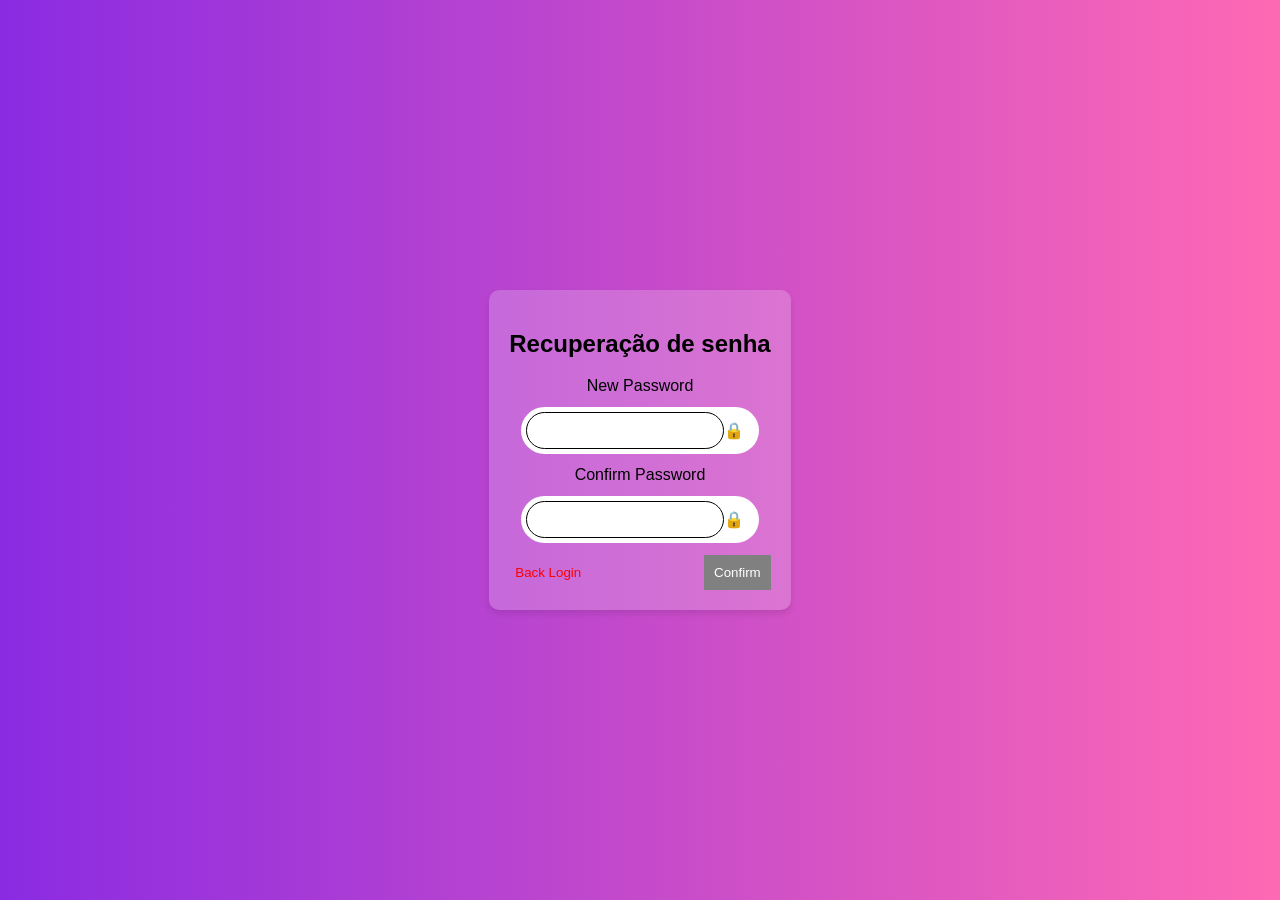
<file: login/feed/Perfil e editar/recuperacao/index.html>
<!DOCTYPE html>
<html lang="pt">
<head>
    <meta charset="UTF-8">
    <meta name="viewport" content="width=device-width, initial-scale=1.0">
    <title>Recuperação de Senha</title>
    <link rel="stylesheet" href="styles.css">
</head>
<body>
    <div class="container">
    
        <div class="form-box">
            <h2>Recuperação de senha</h2>
            <label for="new-password">New Password</label>
            <div class="input-box">
                <input type="password" id="new-password">
                <span class="lock">🔒</span>
            </div>
            <label for="confirm-password">Confirm Password</label>
            <div class="input-box">
                <input type="password" id="confirm-password">
                <span class="lock">🔒</span>
            </div>
            <div class="buttons">
                <button class="back" onclick="goBack()">Back Login</button>
                <button class="confirm" onclick="confirmPassword()">Confirm</button>
            </div>
        </div>
    </div>
    <script src="script.js"></script>
</body>
</html>
</file>
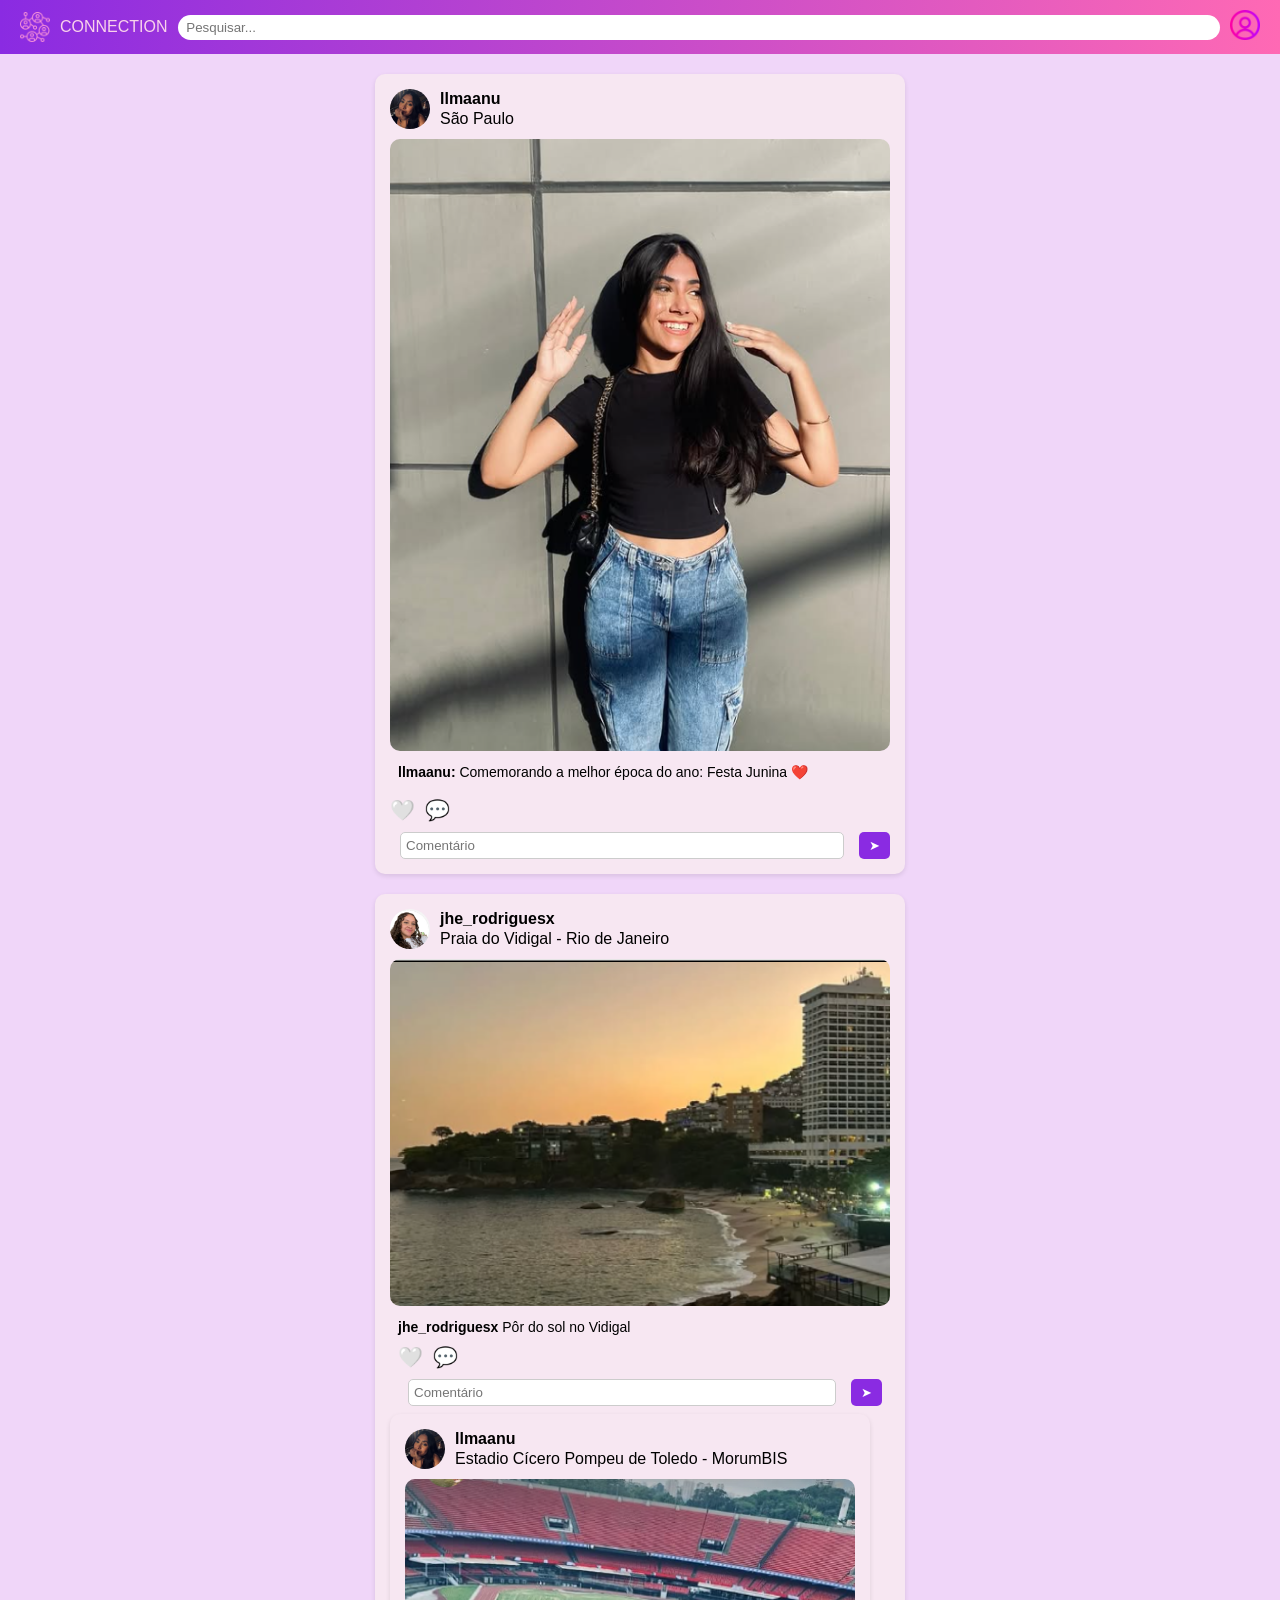
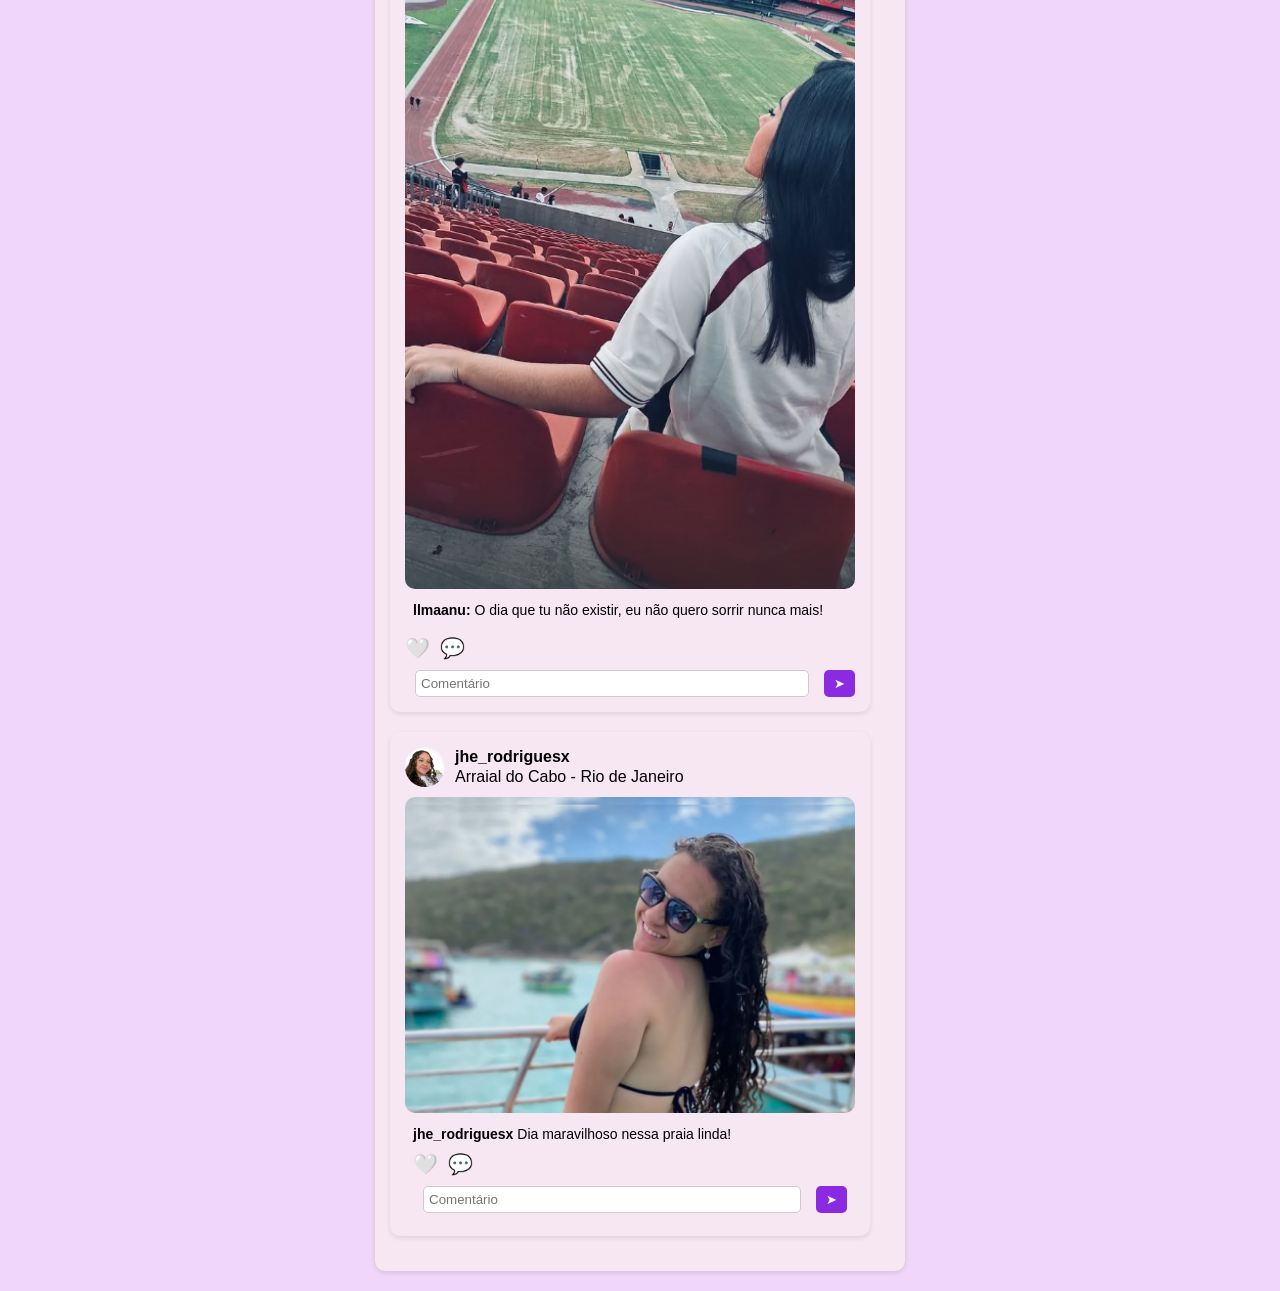
<file: login/feed/feed.html>
<!DOCTYPE html>
<html lang="pt-BR">
<head>
    <meta charset="UTF-8">
    <meta name="viewport" content="width=device-width, initial-scale=1.0">
    <title>Connection</title>
    <link rel="stylesheet" href="feed.css">
    <script defer src="feed.js"></script>
</head>
<body>

    <header>
        <div class="logo">
            <img src="./connection.png" alt="Connection">
            <span>CONNECTION</span>
        </div>
        <input type="text" placeholder=" Pesquisar...">
        <a href="../feed/Perfil e editar/perfil e editar perfil/perfil.html">
            <img src="./perfil.png" alt="perfil_usuario" class="icon">
        </a>
        
    </header>

    <main>
        <div class="post">
            <div class="user-info">
                <img src="./perfil-user.png" alt="Usuário">

                <div style="    display: flex;
                                flex-direction: 
                                column; 
                                gap: 2px;"
                                >
                    <strong style=" display: 
                                    inline; "   
                                    >llmaanu
                    </strong>
                    <p      style=" margin: 0;
                                    ">São Paulo
                    </p>
                </div>
            </div>
            <img src="./junina.png" class="post-image" alt="Post">
            <div class="caption-box1">
                <strong>llmaanu:</strong> Comemorando a melhor época do ano: Festa Junina ❤️
            </div>
            
            <div class="actions">
                <span id="like-btn"
                 class="heart">🤍</span>
                 <span>💬</span>
            </div>
            <div class="comments">
                <input type="text" placeholder="Comentário">
                <button>➤</button>
            </div>
            <div class="comment-box">
                <strong>jhe_rodriguesx:</strong> Arrasou miga!
            </div>
        </div>
        <div class="post">
            <div class="user-info">
                <img src="./Captura de tela 2025-04-03 143020.png" alt="Usuário">

                <div style="    display: flex;
                                flex-direction: 
                                column; 
                                gap: 2px;"
                                >
                    <strong style=" display: 
                                    inline; "   
                                    >jhe_rodriguesx
                    </strong>
                    <p      style=" margin: 0;
                                    ">Praia do Vidigal - Rio de Janeiro
                    </p>
                </div>
            </div>
            <img src="./fotorj.png" class="post-image" alt="Post">
            <div class="caption-box2">
                <strong>jhe_rodriguesx </strong> Pôr do sol no Vidigal 
                
                <div class="actions">
                    <span id="like-btn"class="heart">🤍</span>
                    <span>💬</span>
                </div>
                <div class="comments">
                    
                    <input type="text" placeholder="Comentário">
                    <button>➤</button>
                </div>
            <div class="comment-box">
                <strong>llmaanu:</strong> Lugar perfeitooo!
            </div>
        </div>
        <div class="post">
            <div class="user-info">
                <img src="./perfil-user.png" alt="Usuário">

                <div style="    display: flex;
                                flex-direction: 
                                column; 
                                gap: 2px;"
                                >
                    <strong style=" display: 
                                    inline; "   
                                    >llmaanu
                    </strong>
                    <p      style=" margin: 0;
                                    ">Estadio Cícero Pompeu de Toledo - MorumBIS
                    </p>
                </div>
            </div>
            <img src="./spfc.png" class="post-image" alt="Post">
            <div class="caption-box1">
                <strong>llmaanu:</strong> O dia que tu não existir, eu não quero sorrir nunca mais!
            </div>
            
            <div class="actions">
                <span id="like-btn"
                 class="heart">🤍</span>
                 <span>💬</span>
            </div>
            <div class="comments">
                <input type="text" placeholder="Comentário">
                <button>➤</button>
            </div>
            <div class="comment-box">
                <strong>jhe_rodriguesx:</strong> Corinthians é melhor 
            </div>
        </div>
        <div class="post">
            <div class="user-info">
                <img src="./Captura de tela 2025-04-03 143020.png" alt="Usuário">

                <div style="    display: flex;
                                flex-direction: 
                                column; 
                                gap: 2px;"
                                >
                    <strong style=" display: 
                                    inline; "   
                                    >jhe_rodriguesx
                    </strong>
                    <p      style=" margin: 0;
                                    ">Arraial do Cabo - Rio de Janeiro
                    </p>
                </div>
            </div>
            <img src="./foto jheni.png" class="post-image" alt="Post">
            <div class="caption-box2">
                <strong>jhe_rodriguesx</strong> Dia maravilhoso nessa praia linda! 
                
                <div class="actions">
                    <span id="like-btn"class="heart">🤍</span>
                    <span>💬</span>
                </div>
                <div class="comments">
                    
                    <input type="text" placeholder="Comentário">
                    <button>➤</button>
                </div>
            <div class="comment-box">
                <strong>llmaanu:</strong> Q linda miga, arrasou!
            </div>
            
        </div>
    </main>
    

</body>
</html>
</file>
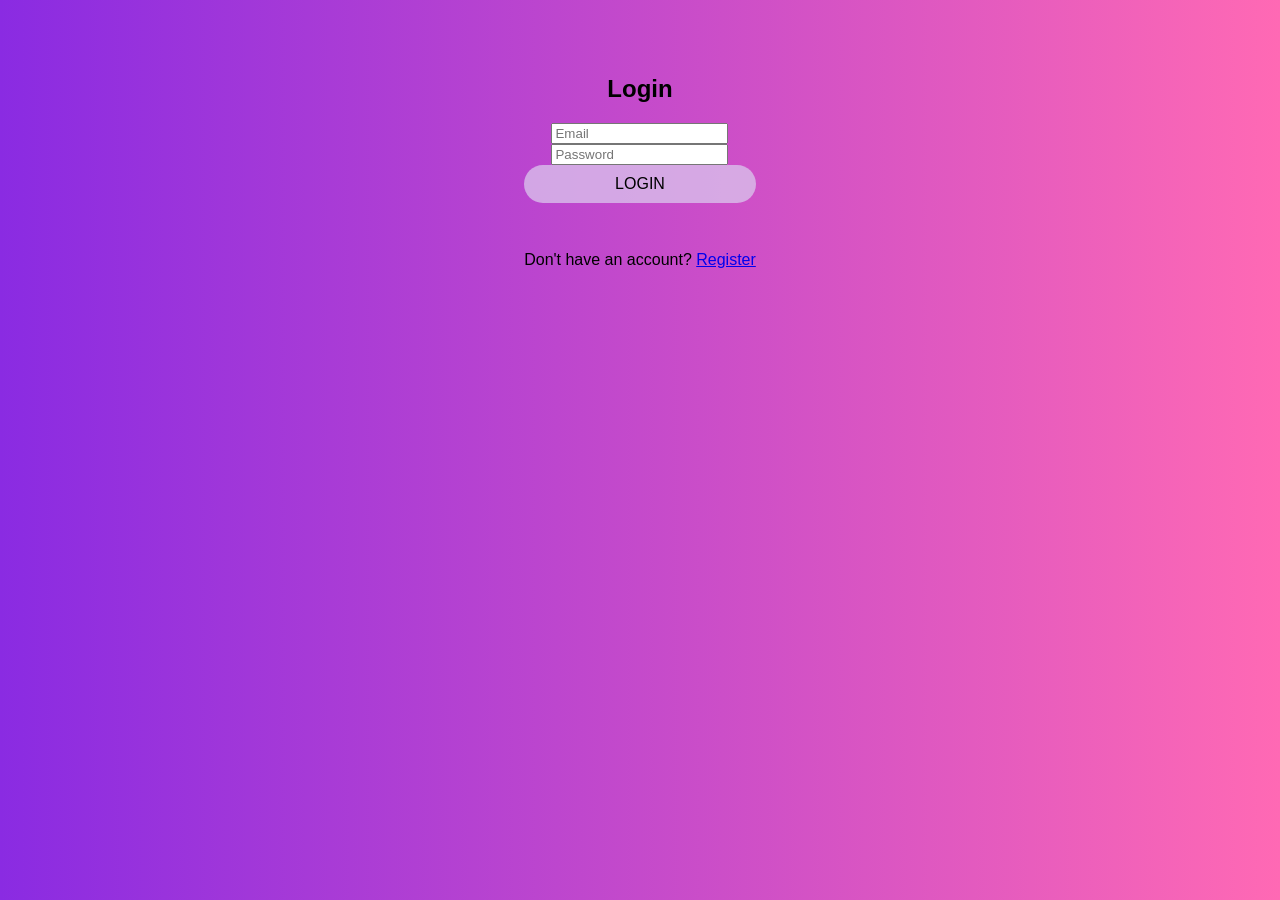
<file: login/feed/login.html>
<!DOCTYPE html>
<html lang="en">
<head>
  <meta charset="UTF-8" />
  <meta name="viewport" content="width=device-width, initial-scale=1.0"/>
  <title>Login</title>
  <link rel="stylesheet" href="login.css" />
</head>
<body>
  <div class="container">
    <h2>Login</h2>
    <input type="text" id="email" placeholder="Email" />
    <input type="password" id="password" placeholder="Password" />
    <button id="loginBtn">LOGIN</button>
    <p id="mensagem" style="color: red;"></p>
    <p>Don't have an account? <a href="../feed/registro/registro.html">Register</a></p>
  </div>

  <script src="login.js"></script>
</body>
</html>
</file>
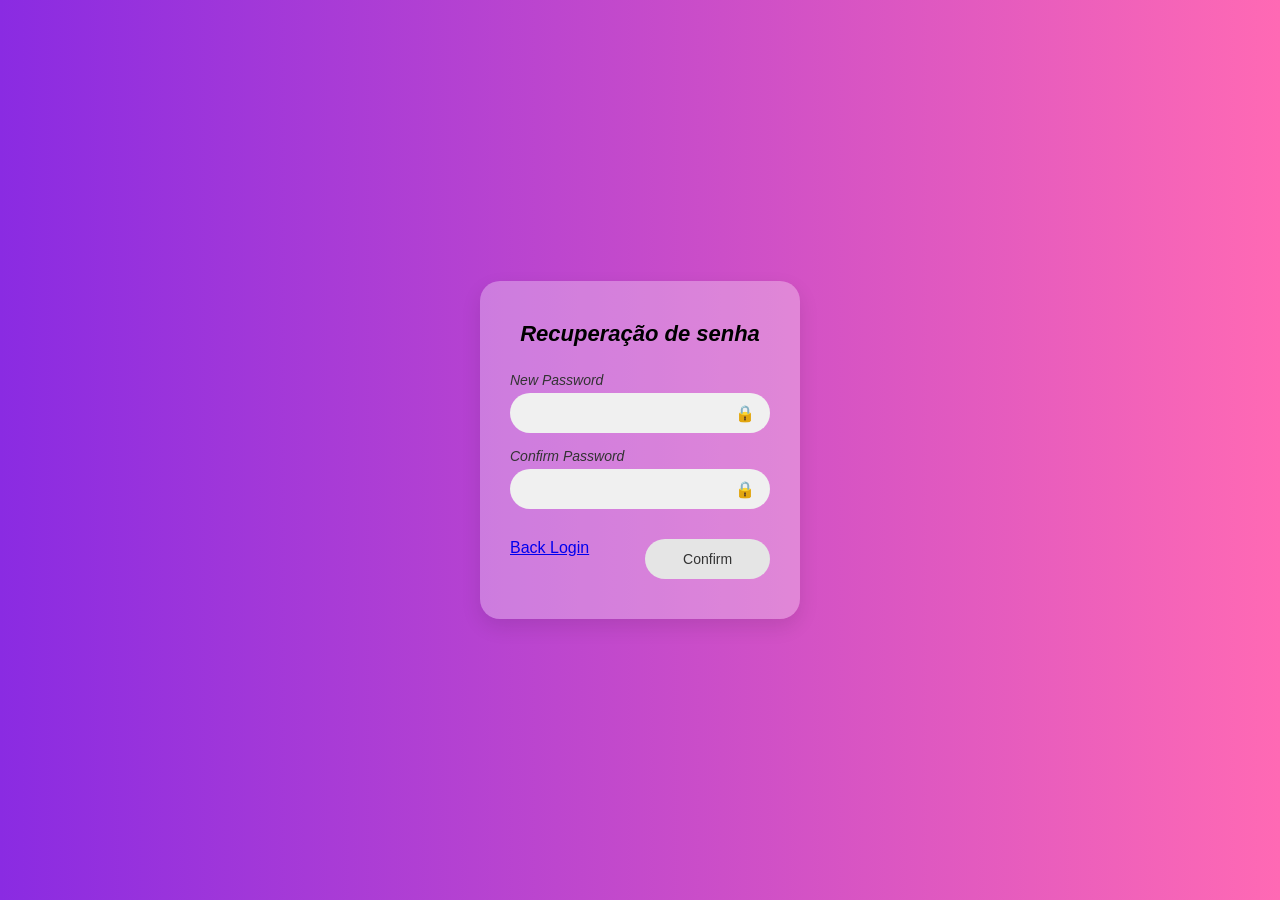
<file: login/feed/recuperar.html>
<!DOCTYPE html>
<html lang="pt">
<head>
    <meta charset="UTF-8">
    <meta name="viewport" content="width=device-width, initial-scale=1.0">
    <title>Recuperação de Senha</title>
    <link rel="stylesheet" href="recuperar.css">
</head>
<body>
    <div class="container">
    
        <div class="form-box">
            <h2>Recuperação de senha</h2>
            <label for="new-password">New Password</label>
            <div class="input-box">
                <input type="password" id="new-password">
                <span class="lock">🔒</span>
            </div>
            <label for="confirm-password">Confirm Password</label>
            <div class="input-box">
                <input type="password" id="confirm-password">
                <span class="lock">🔒</span>
            </div>
            <div class="buttons">
                <a href="login.html" class="back">Back Login</a> 
                <button type="submit" class="confirm">Confirm</button>
            </div>
        </div>
    </div>
    <script src="recuperar.js"></script>
</body>
</html>
</file>
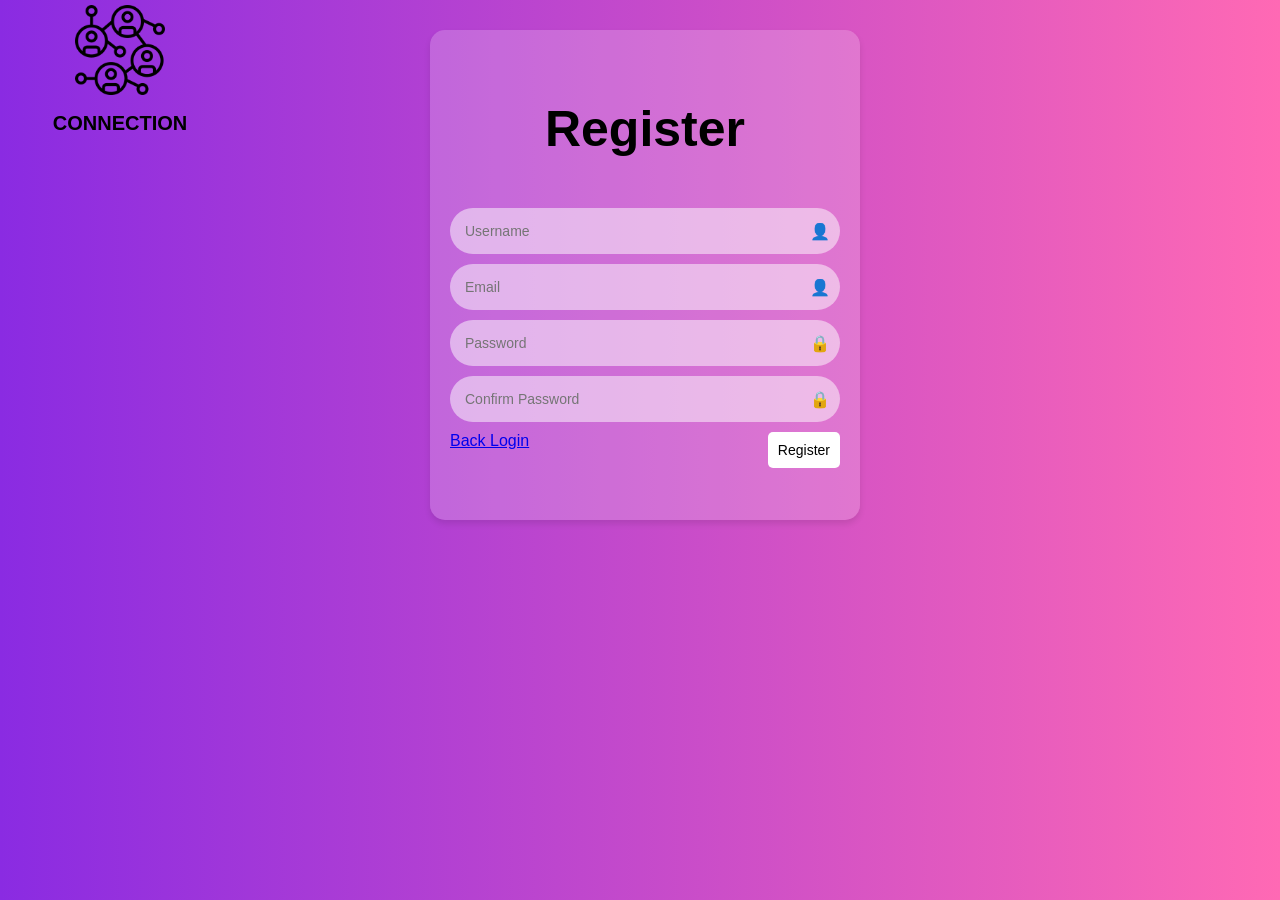
<file: login/feed/registro/registro.html>
<!DOCTYPE html>
<html lang="pt-br">
<head>
    <meta charset="UTF-8">
    <meta name="viewport" content="width=device-width, initial-scale=1.0">
    <title>Register</title>
    <link rel="stylesheet" href="registro.css">
</head>
<body>
    <div class="container">
        <div class="logo">
            <img src="rede.png" alt="Logo">
            <h2>CONNECTION</h2>
        </div>
        <div class="register-box">
            <h3>Register</h3>
            <form id="registerForm">
                <div class="input-group">
                    <input type="text" id="username" placeholder="Username" required>
                    <span class="icon">&#128100;</span>
                </div>
                <div class="input-group">
                    <input type="email" id="email" placeholder="Email" required>
                    <span class="icon">&#128100;</span>
                </div>
                <div class="input-group">
                    <input type="password" id="password" placeholder="Password" required>
                    <span class="icon">&#128274;</span>
                </div>
                <div class="input-group">
                    <input type="password" id="confirmPassword" placeholder="Confirm Password" required>
                    <span class="icon">&#128274;</span>
                </div>
                <div class="buttons">
                    <a href="../login.html" class="back">Back Login</a> 
                    <button type="submit" class="register">Register</button>
                </div>
            </form>
        </div>
    </div>
    <script src="registro.js"></script>
</body>
</html>
</file>
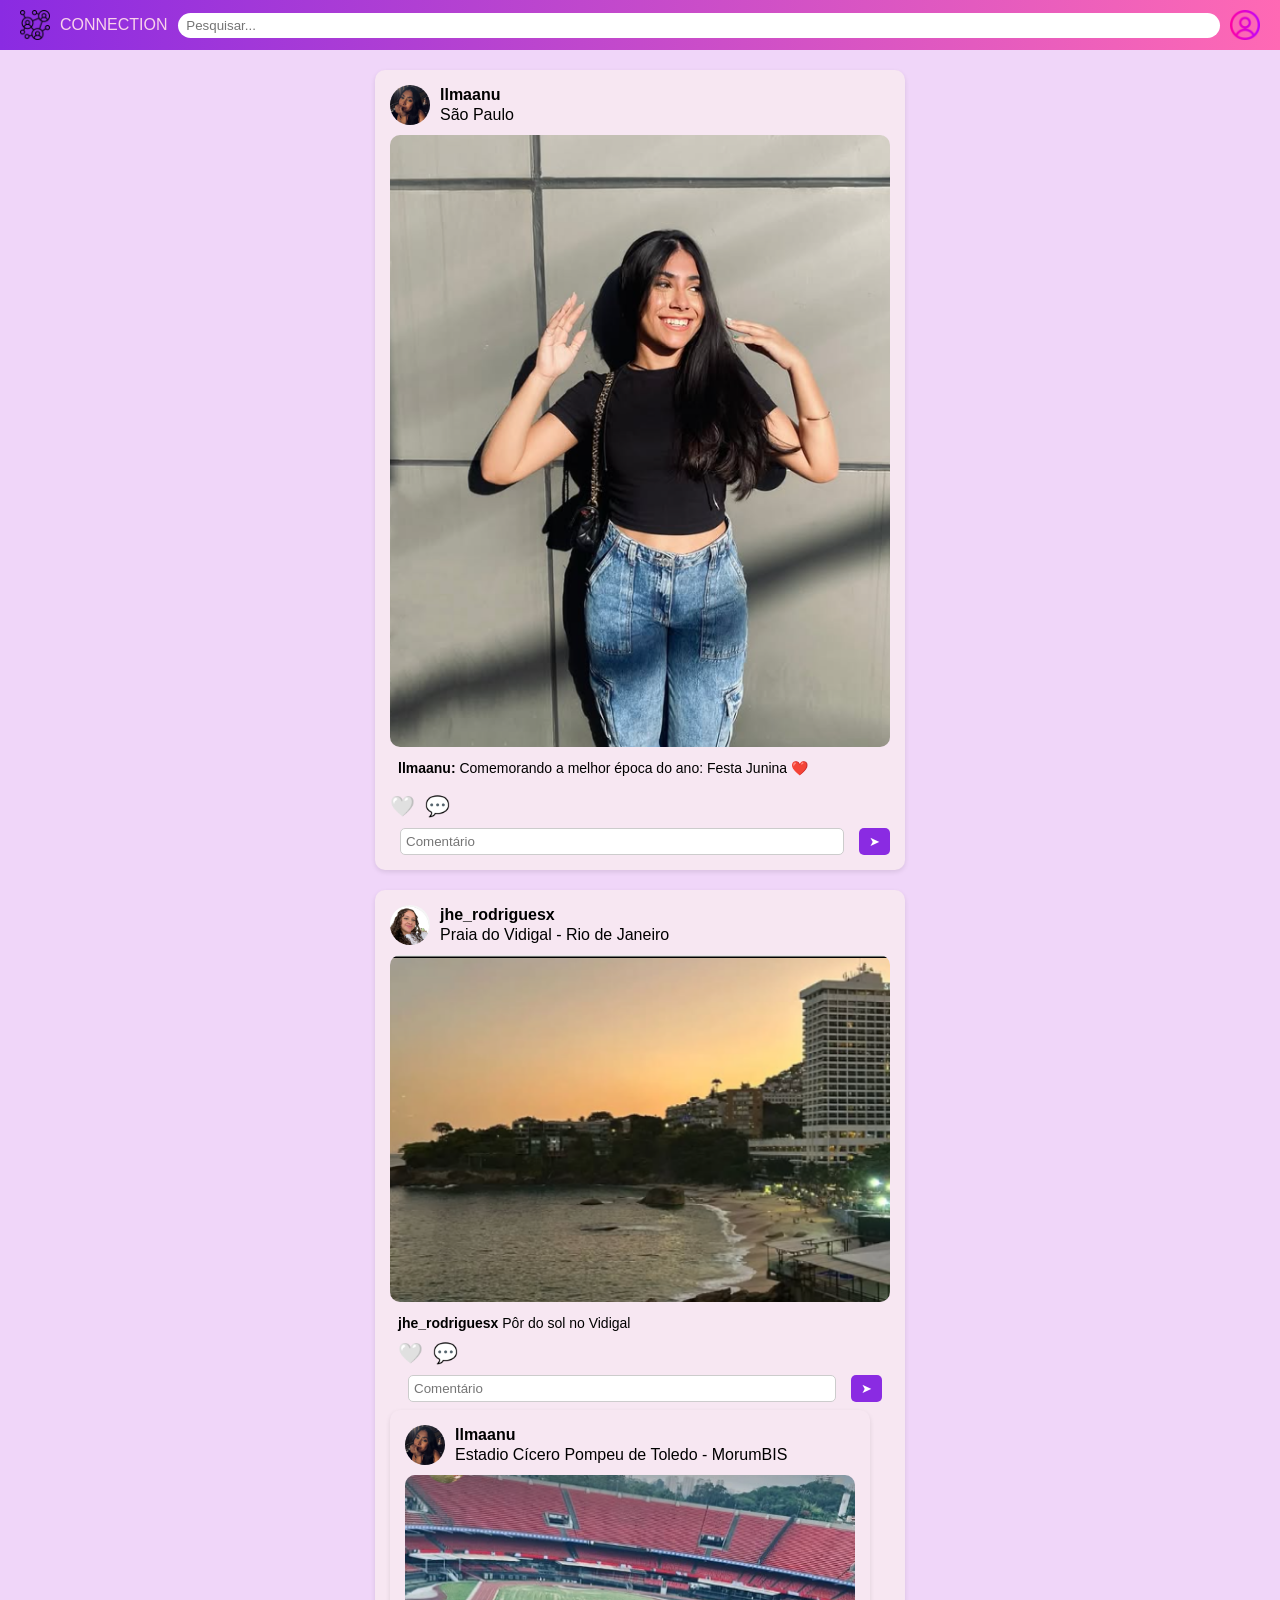
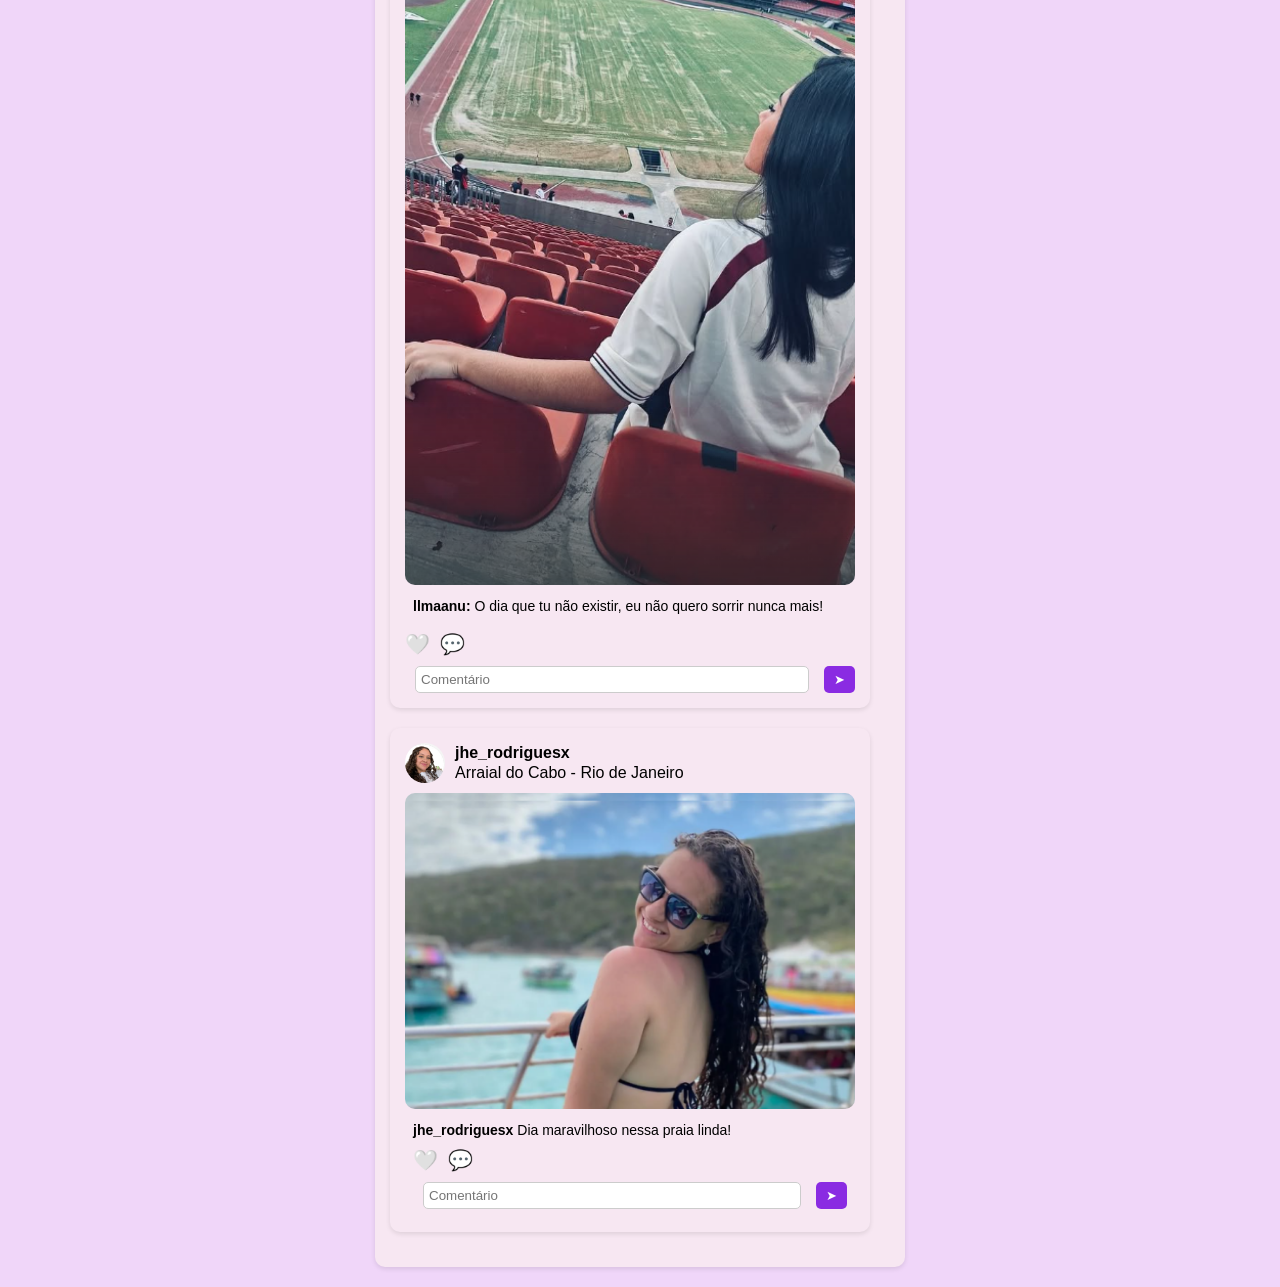
<file: login/feed/Perfil e editar/feed/feed.html>
<!DOCTYPE html>
<html lang="pt-BR">
<head>
    <meta charset="UTF-8">
    <meta name="viewport" content="width=device-width, initial-scale=1.0">
    <title>Connection</title>
    <link rel="stylesheet" href="feed.css">
    <script defer src="feed.js"></script>
</head>
<body>

    <header>
        <div class="logo">
            <img src="./networking.png" alt="Connection">
            <span>CONNECTION</span>
        </div>
        <input type="text" placeholder=" Pesquisar...">
        <img src="./perfil.png" alt="perfil_usuario" class="icon">
    </header>

    <main>
        <div class="post">
            <div class="user-info">
                <img src="./perfil-user.png" alt="Usuário">

                <div style="    display: flex;
                                flex-direction: 
                                column; 
                                gap: 2px;"
                                >
                    <strong style=" display: 
                                    inline; "   
                                    >llmaanu
                    </strong>
                    <p      style=" margin: 0;
                                    ">São Paulo
                    </p>
                </div>
            </div>
            <img src="./junina.png" class="post-image" alt="Post">
            <div class="caption-box1">
                <strong>llmaanu:</strong> Comemorando a melhor época do ano: Festa Junina ❤️
            </div>
            
            <div class="actions">
                <span id="like-btn"
                 class="heart">🤍</span>
                 <span>💬</span>
            </div>
            <div class="comments">
                <input type="text" placeholder="Comentário">
                <button>➤</button>
            </div>
            <div class="comment-box">
                <strong>jhe_rodriguesx:</strong> Arrasou miga!
            </div>
        </div>
        <div class="post">
            <div class="user-info">
                <img src="./Captura de tela 2025-04-03 143020.png" alt="Usuário">

                <div style="    display: flex;
                                flex-direction: 
                                column; 
                                gap: 2px;"
                                >
                    <strong style=" display: 
                                    inline; "   
                                    >jhe_rodriguesx
                    </strong>
                    <p      style=" margin: 0;
                                    ">Praia do Vidigal - Rio de Janeiro
                    </p>
                </div>
            </div>
            <img src="./fotorj.png" class="post-image" alt="Post">
            <div class="caption-box2">
                <strong>jhe_rodriguesx </strong> Pôr do sol no Vidigal 
                
                <div class="actions">
                    <span id="like-btn"class="heart">🤍</span>
                    <span>💬</span>
                </div>
                <div class="comments">
                    
                    <input type="text" placeholder="Comentário">
                    <button>➤</button>
                </div>
            <div class="comment-box">
                <strong>llmaanu:</strong> Lugar perfeitooo!
            </div>
        </div>
        <div class="post">
            <div class="user-info">
                <img src="./perfil-user.png" alt="Usuário">

                <div style="    display: flex;
                                flex-direction: 
                                column; 
                                gap: 2px;"
                                >
                    <strong style=" display: 
                                    inline; "   
                                    >llmaanu
                    </strong>
                    <p      style=" margin: 0;
                                    ">Estadio Cícero Pompeu de Toledo - MorumBIS
                    </p>
                </div>
            </div>
            <img src="./spfc.png" class="post-image" alt="Post">
            <div class="caption-box1">
                <strong>llmaanu:</strong> O dia que tu não existir, eu não quero sorrir nunca mais!
            </div>
            
            <div class="actions">
                <span id="like-btn"
                 class="heart">🤍</span>
                 <span>💬</span>
            </div>
            <div class="comments">
                <input type="text" placeholder="Comentário">
                <button>➤</button>
            </div>
            <div class="comment-box">
                <strong>jhe_rodriguesx:</strong> Corinthians é melhor 
            </div>
        </div>
        <div class="post">
            <div class="user-info">
                <img src="./Captura de tela 2025-04-03 143020.png" alt="Usuário">

                <div style="    display: flex;
                                flex-direction: 
                                column; 
                                gap: 2px;"
                                >
                    <strong style=" display: 
                                    inline; "   
                                    >jhe_rodriguesx
                    </strong>
                    <p      style=" margin: 0;
                                    ">Arraial do Cabo - Rio de Janeiro
                    </p>
                </div>
            </div>
            <img src="./foto jheni.png" class="post-image" alt="Post">
            <div class="caption-box2">
                <strong>jhe_rodriguesx</strong> Dia maravilhoso nessa praia linda! 
                
                <div class="actions">
                    <span id="like-btn"class="heart">🤍</span>
                    <span>💬</span>
                </div>
                <div class="comments">
                    
                    <input type="text" placeholder="Comentário">
                    <button>➤</button>
                </div>
            <div class="comment-box">
                <strong>llmaanu:</strong> Q linda miga, arrasou!
            </div>
        </div>
    </main>
    

</body>
</html>
</file>
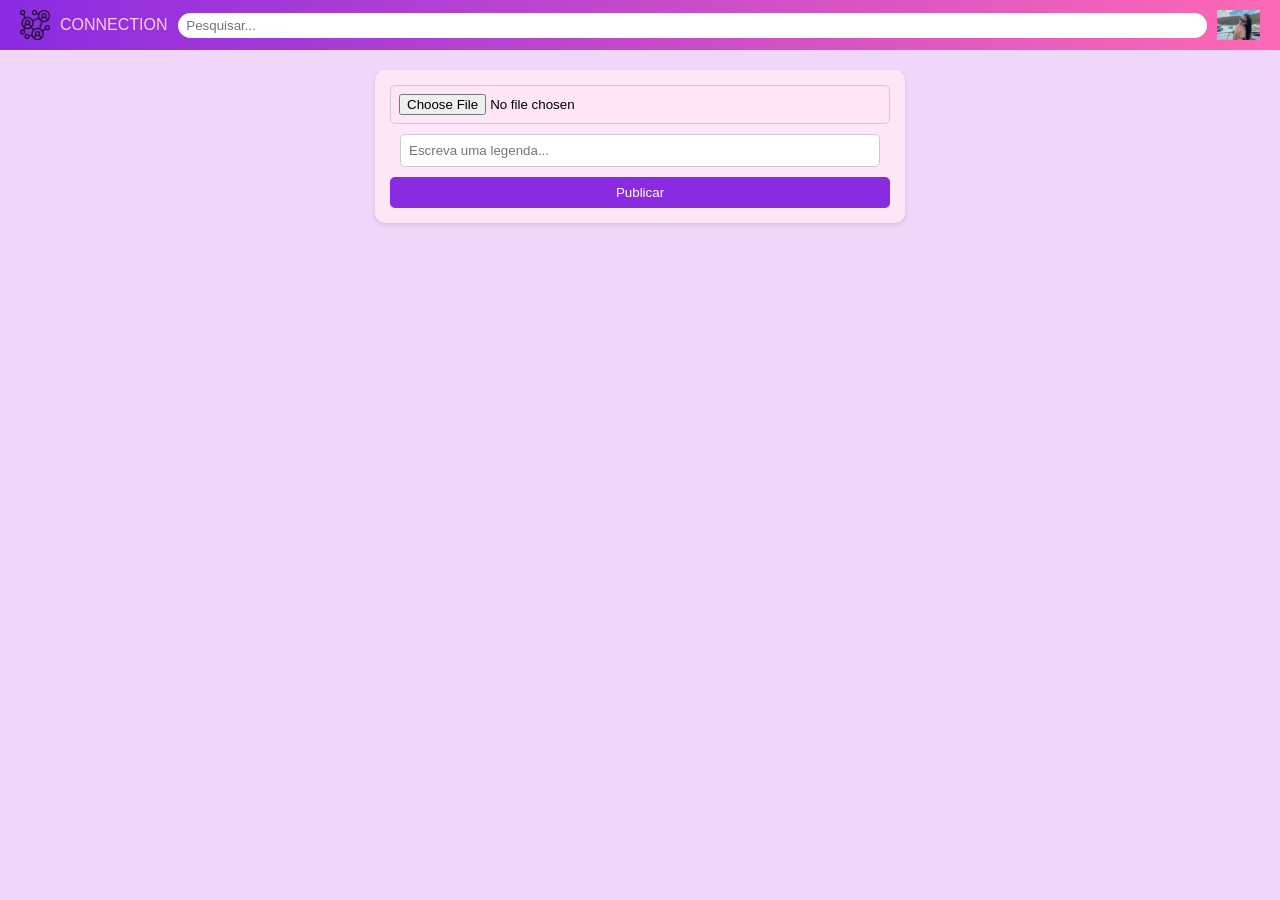
<file: login/feed/Perfil e editar/publicar/post.html>
<!DOCTYPE html>
<html lang="pt-BR">
<head>
  <meta charset="UTF-8" />
  <meta name="viewport" content="width=device-width, initial-scale=1.0"/>
  <title>Connection</title>
  <link rel="stylesheet" href="post.css" />
  <script defer src="post.js"></script>
</head>
<body>
  <header>
    <div class="logo">
      <img src="./networking.png" alt="Connection" />
      <span>CONNECTION</span>
    </div>
    <input type="text" placeholder=" Pesquisar..." />
    <img src="../img/foto jheni.png" alt="perfil_usuario" class="icon" />
  </header>

  <!-- Formulário de nova publicação -->
  <section class="new-post">
    <input type="file" id="imageUpload" accept="image/*" />
    <input type="text" id="captionInput" placeholder="Escreva uma legenda..." />
    <button id="publishBtn">Publicar</button>
  </section>

  <main id="feed">
    <!-- Posts existentes ou criados aparecerão aqui -->
  </main>
</body>
</html>
</file>
<file: login/feed/Perfil e editar/recuperacao/styles.css>
body {
    font-family: Arial, sans-serif;
    background: linear-gradient(to right, #8A2BE2, #FF69B4);
    display: flex;
    justify-content: center;
    align-items: center;
    height: 100vh;
    margin: 0;
}

.container {
    text-align: center;
}


.form-box {
    background: rgba(255, 255, 255, 0.2);
    padding: 20px;
    border-radius: 10px;
    box-shadow: 0px 4px 6px rgba(0, 0, 0, 0.1);
}

h2 {
    color: black;
}

.input-box {
    display: flex;
    align-items: center;
    background: white;
    border-radius: 35px;
    padding: 5px;
    margin: 12px ;
}

input {
    width: 100%;
    padding: 10px;
    padding-right: 0px;
    border-radius: 30px;
    border: 1px solid #000000;
}


.lock {
    margin-right: 10px;
}

.buttons {
    display: flex;
    justify-content: space-between;
    
}

.back {
    background: none;
    color: red;
    border: none;
    cursor: pointer;
}

.confirm {
    background: gray;
    color: white;
    padding: 10px;
    border:none;
    cursor: pointer;
}
</file>
<file: login/feed/feed.css>
body {
    font-family: Arial, sans-serif;
    margin: 0;
    padding: 0;
    background-color: #f0d6f9;
}

header {
    display: flex;
    justify-content: space-between;
    align-items: center;
    padding: 10px 20px;
    background: linear-gradient(to right, #8a2be2, #ff69b4);
    color: #f9d2eb;
}

.logo {
    display: flex;
    align-items: center;
}

.logo img {
    height: 30px;
    margin-right: 10px;
}

.icon {
    height: 30px;
    cursor: pointer;
}

input[type="text"] {
    flex: 1;
    margin: 0 10px;
    padding: 5px;
    border-radius: 20px;
    border: none;
    outline: none;
}

main {
    display: flex;
    flex-direction: column;
    align-items: center;
    margin-top: 20px;
}

.post {
    background: #f7e7f2;
    width: 90%;
    max-width: 500px;
    padding: 15px;
    margin-bottom: 20px;
    border-radius: 10px;
    box-shadow: 0px 2px 5px rgba(0, 0, 0, 0.1);
}

.user-info {
    display: flex;
    align-items: center;
}

.user-info img {
    width: 40px;
    height: 40px;
    border-radius: 50%;
    margin-right: 10px;
}

.post-image {
    width: 100%;
    border-radius: 10px;
    margin-top: 10px;
}

.actions {
    display: flex;
    align-items: center;
    gap: 10px;
    margin-top: 10px;
    font-size: 20px;
}

.like-button {
    font-size: -45px;
    cursor: pointer;
    transition: color 0.3s ease;
}

.liked {
    color: red;
}

.comments {
    display: flex;
    margin-top: 10px;
}

.comments input {
    flex: 1;
    padding: 5px;
    border-radius: 5px;
    border: 1px solid #ccc;
    outline: none;
}

.comments button {
    background-color: #8a2be2;
    color: white;
    border: none;
    padding: 5px 10px;
    margin-left: 5px;
    cursor: pointer;
    border-radius: 5px;
}

.comment-box {
    display: none;
    background: #f0d6f9;
    padding: 8px;
    border-radius: 5px;
    margin-top: 5px;
    font-size: 14px;
}
.caption-box1{
    background: transparent;
    padding: 8px;
    border-radius: 5px;
    margin-top: 1px;
    font-size: 14px;
}
.caption-box2{
    background: transparent;
    padding: 8px;
    border-radius: 5px;
    margin-top: 1px;
    font-size: 14px;
}

.actions span {
    display: flex; /* Organiza os ícones lado a lado */
    gap: 15px; /* Espaçamento entre os ícones */
    font-size: -15px; /* Tamanho maior dos ícones */
    cursor: pointer; /* Mostra que são clicáveis */
    user-select: none; /* Evita que o usuário selecione o texto */
}

/* Efeito ao passar o mouse */
.actions span:hover {
    transform: scale(1.2); /* Aumenta um pouco */
    transition: transform 0.2s ease-in-out;
}

/* Coração preenchido quando curtido */
.liked {
    animation: pop 0.3s ease-in-out; /* Aplica animação */
}

/* Animação de crescimento rápido */
@keyframes pop {
    0% {
        transform: scale(1);
    }
    50% {
        transform: scale(1.5);
    }
    100% {
        transform: scale(1);
    }
}
/* Ícone de menu para cada comentário */
.comment-menu {
    cursor: pointer;
    margin-left: 10px;
    font-size: 16px;
}

/* Caixa de opções (Editar/Excluir) */
.comment-options {
    background: #fff;
    border: 1px solid #ccc;
    border-radius: 5px;
    padding: 5px;
    position: absolute;
    margin-top: 5px;
    display: flex;
    flex-direction: column;
    gap: 5px;
}

.comment-options button {
    background: none;
    border: none;
    font-size: 14px;
    cursor: pointer;
}

.comment-options button:hover {
    text-decoration: underline;
}

/* Esconde as opções por padrão */
.hidden {
    display: none;
}
</file>
<file: login/feed/login.css>
body {
    font-family: Arial, sans-serif;
    background: linear-gradient(to right, #8A2BE2, #FF69B4);
    display: flex;
    justify-content: center;
    align-items: center;
    height: 100vh;
    margin: 0;
}
.container {
    display: flex;
    flex-direction: column;
    align-items: center;
    justify-content: flex-start;
    height: 90vh; 
    margin-top: 20px;
}
.logo {
    display: flex;
    align-items: center;
    flex-direction: column;
    color: rgb(0, 0, 0);
    font-size: 24px;
    font-weight: bold;
    position: relative;
    left: -520px;
    text-align: right; 
}
.logo img {
    width: 80px;
    height: 80ps;
}
.login-box {
    background: rgba(255, 255, 255, 0.317);
    padding: 40px;
    border-radius: 10px;
    text-align: center;
    width: 300px;
    margin-top: -100px; 
}
.input-box {
    position: relative;
    margin: 10px 0;
}
.input-box input {
    width: 100%;
    padding: 10px;
    padding-right: 0px;
    border-radius: 30px;
    border: 1px solid #000000;
}
.icon {
    position: absolute;
    right: 10px;
    top: 50%;
    transform: translateY(-50%);
    font-size: 16px;
}
.forgot {
    text-align: right;
    font-size: 12px;
}
button {
    background: #dac5edc2;
    color: rgb(0, 0, 0);
    border: none;
    padding: 10px;
    width: 100%;
    border-radius: 30px;
    cursor: pointer;
    font-size: 16px;
}
button:hover {
    background: linear-gradient(to right, #8A2BE2, #FF69B4);
}
</file>
<file: login/feed/recuperar.css>
/* Reset básico */
* {
    margin: 0;
    padding: 0;
    box-sizing: border-box;
    font-family: 'Arial', sans-serif;
}

/* Background com gradiente */
body {
    height: 100vh;
    display: flex;
    justify-content: center;
    align-items: center;
    background: linear-gradient(to right, #8a2be2, #ff69b4);
    }

/* Container do formulário */
.container {
    display: flex;
    justify-content: center;
    align-items: center;
    width: 100%;
}

/* Caixa do formulário */
.form-box {
    background: rgba(255, 255, 255, 0.3);
    padding: 40px 30px;
    border-radius: 20px;
    box-shadow: 0 8px 20px rgba(0, 0, 0, 0.1);
    text-align: center;
    width: 320px;
}

/* Título */
.form-box h2 {
    margin-bottom: 25px;
    font-size: 22px;
    font-style: italic;
    color: #000;
}

/* Labels */
label {
    display: block;
    text-align: left;
    margin-top: 15px;
    margin-bottom: 5px;
    font-style: italic;
    font-size: 14px;
    color: #333;
}

/* Caixa de entrada com ícone */
.input-box {
    position: relative;
}

.input-box input {
    width: 100%;
    padding: 12px 40px 12px 15px;
    border-radius: 30px;
    border: none;
    outline: none;
    background: #f0f0f0;
    font-size: 14px;
}

.input-box .lock {
    position: absolute;
    right: 15px;
    top: 50%;
    transform: translateY(-50%);
    pointer-events: none;
    font-size: 16px;
}

/* Botões */
.buttons {
    display: flex;
    justify-content: space-between;
    margin-top: 30px;
}

button {
    padding: 12px 20px;
    border: none;
    border-radius: 30px;
    cursor: pointer;
    font-size: 14px;
    transition: background 0.3s ease;
    width: 48%;
}

button.back {
    background-color: #fff;
    color: #ff5733;
    font-style: italic;
}

button.back:hover {
    background-color: #ffe6e1;
}

button.confirm {
    background-color: #e5e5e5;
    color: #333;
}

button.confirm:hover {
    background: linear-gradient(to right, #8a2be2, #ff69b4);
}
</file>
<file: login/feed/registro/registro.css>
body {
    font-family: Arial, sans-serif;
    margin: 0;
    padding: 0;
    display: flex;
    justify-content: center;
    align-items: center;
    height: 100vh;
    background: linear-gradient(to right, #8a2be2, #ff69b4);
}

.container {
    text-align: center;
    position: absolute;
    top: 30px; 
    left: 645px;
    transform: translateX(-50%)
}

.logo {
    display: flex;
    flex-direction: column;
    align-items: center;
    margin-bottom: 20px;
    width: 80px; 
    height: 80px; 
    left: -350px; 
    top: -25px;
    position: absolute;
}

.small-logo {
    width: 20px;
    height: auto;
}

.register-box {
    background: rgba(255, 255, 255, 0.2);
    padding: 20px;
    border-radius: 10px;
    box-shadow: 0px 4px 6px rgba(0, 0, 0, 0.1);
    width: 390px;
    text-align: center;
    height: 450px;
    border-radius: 15px;
}
h2 {
    font-size: 20px;
    margin-bottom: 15px;
}

.input-group {
    display: flex;
    align-items: center;
    background: rgba(255, 255, 255, 0.5);
    padding: 10px;
    border-radius: 5px;
    margin-bottom: 10px;
    border-radius: 30px;
    cursor: pointer;
    font-size: 16px;
    border: none;
}

.input-group input {
    border: none;
    outline: none;
    background: transparent;
    flex: 1;
    padding: 5px;
    font-size: 14px;
}

.icon {
    margin-left: 19px;
}

.buttons {
    display: flex;
    justify-content: space-between;
    margin-top: 10px;
    
}

button {
    padding: 8px 12px;
    border: none;
    border-radius: 5px;
    cursor: pointer;
    font-size: 14px;
    transition: background 0.3s ease;
}


.back-login {
    background: none;
    color: red;
}

.register {
    background: white;
    padding: 10px;
}
.register:hover{
    background: linear-gradient(to right, #8a2be2, #ff69b4);
}
.logo img {
    width: 90px;
    height: 90px 
}
h3{
    font-size: 50px
}
</file>
<file: login/feed/Perfil e editar/feed/feed.css>
body {
    font-family: Arial, sans-serif;
    margin: 0;
    padding: 0;
    background-color: #f0d6f9;
}

header {
    display: flex;
    justify-content: space-between;
    align-items: center;
    padding: 10px 20px;
    background: linear-gradient(to right, #8a2be2, #ff69b4);
    color: #f9d2eb;
}

.logo {
    display: flex;
    align-items: center;
}

.logo img {
    height: 30px;
    margin-right: 10px;
}

.icon {
    height: 30px;
    cursor: pointer;
}

input[type="text"] {
    flex: 1;
    margin: 0 10px;
    padding: 5px;
    border-radius: 20px;
    border: none;
    outline: none;
}

main {
    display: flex;
    flex-direction: column;
    align-items: center;
    margin-top: 20px;
}

.post {
    background: #f7e7f2;
    width: 90%;
    max-width: 500px;
    padding: 15px;
    margin-bottom: 20px;
    border-radius: 10px;
    box-shadow: 0px 2px 5px rgba(0, 0, 0, 0.1);
}

.user-info {
    display: flex;
    align-items: center;
}

.user-info img {
    width: 40px;
    height: 40px;
    border-radius: 50%;
    margin-right: 10px;
}

.post-image {
    width: 100%;
    border-radius: 10px;
    margin-top: 10px;
}

.actions {
    display: flex;
    align-items: center;
    gap: 10px;
    margin-top: 10px;
    font-size: 20px;
}

.like-button {
    font-size: -45px;
    cursor: pointer;
    transition: color 0.3s ease;
}

.liked {
    color: red;
}

.comments {
    display: flex;
    margin-top: 10px;
}

.comments input {
    flex: 1;
    padding: 5px;
    border-radius: 5px;
    border: 1px solid #ccc;
    outline: none;
}

.comments button {
    background-color: #8a2be2;
    color: white;
    border: none;
    padding: 5px 10px;
    margin-left: 5px;
    cursor: pointer;
    border-radius: 5px;
}

.comment-box {
    display: none;
    background: #f0d6f9;
    padding: 8px;
    border-radius: 5px;
    margin-top: 5px;
    font-size: 14px;
}
.caption-box1{
    background: transparent;
    padding: 8px;
    border-radius: 5px;
    margin-top: 1px;
    font-size: 14px;
}
.caption-box2{
    background: transparent;
    padding: 8px;
    border-radius: 5px;
    margin-top: 1px;
    font-size: 14px;
}

.actions span {
    display: flex; /* Organiza os ícones lado a lado */
    gap: 15px; /* Espaçamento entre os ícones */
    font-size: -15px; /* Tamanho maior dos ícones */
    cursor: pointer; /* Mostra que são clicáveis */
    user-select: none; /* Evita que o usuário selecione o texto */
}

/* Efeito ao passar o mouse */
.actions span:hover {
    transform: scale(1.2); /* Aumenta um pouco */
    transition: transform 0.2s ease-in-out;
}

/* Coração preenchido quando curtido */
.liked {
    animation: pop 0.3s ease-in-out; /* Aplica animação */
}

/* Animação de crescimento rápido */
@keyframes pop {
    0% {
        transform: scale(1);
    }
    50% {
        transform: scale(1.5);
    }
    100% {
        transform: scale(1);
    }
}
/* Ícone de menu para cada comentário */
.comment-menu {
    cursor: pointer;
    margin-left: 10px;
    font-size: 16px;
}

/* Caixa de opções (Editar/Excluir) */
.comment-options {
    background: #fff;
    border: 1px solid #ccc;
    border-radius: 5px;
    padding: 5px;
    position: absolute;
    margin-top: 5px;
    display: flex;
    flex-direction: column;
    gap: 5px;
}

.comment-options button {
    background: none;
    border: none;
    font-size: 14px;
    cursor: pointer;
}

.comment-options button:hover {
    text-decoration: underline;
}

/* Esconde as opções por padrão */
.hidden {
    display: none;
}
</file>
<file: login/feed/Perfil e editar/publicar/post.css>
body {
    font-family: Arial, sans-serif;
    margin: 0;
    padding: 0;
    background-color: #f0d6f9;
  }
  
  header {
    display: flex;
    justify-content: space-between;
    align-items: center;
    padding: 10px 20px;
    background: linear-gradient(to right, #8a2be2, #ff69b4);
    color: #f9d2eb;
  }
  
  .logo {
    display: flex;
    align-items: center;
  }
  
  .logo img {
    height: 30px;
    margin-right: 10px;
  }
  
  .icon {
    height: 30px;
    cursor: pointer;
  }
  
  input[type="text"] {
    flex: 1;
    margin: 0 10px;
    padding: 5px;
    border-radius: 20px;
    border: none;
    outline: none;
  }
  
  main {
    display: flex;
    flex-direction: column;
    align-items: center;
    margin-top: 20px;
  }
  
  .new-post {
    background: #ffe6f7;
    padding: 15px;
    margin: 20px auto;
    width: 90%;
    max-width: 500px;
    border-radius: 10px;
    display: flex;
    flex-direction: column;
    gap: 10px;
    box-shadow: 0 2px 5px rgba(0, 0, 0, 0.1);
  }
  
  .new-post input[type="file"],
  .new-post input[type="text"],
  .new-post button {
    padding: 8px;
    border-radius: 5px;
    border: 1px solid #ccc;
  }
  
  .new-post button {
    background-color: #8a2be2;
    color: white;
    border: none;
    cursor: pointer;
  }
  
  .post {
    background: #f7e7f2;
    width: 90%;
    max-width: 500px;
    padding: 15px;
    margin-bottom: 20px;
    border-radius: 10px;
    box-shadow: 0px 2px 5px rgba(0, 0, 0, 0.1);
  }
  
  .user-info {
    display: flex;
    align-items: center;
  }
  
  .user-info img {
    width: 40px;
    height: 40px;
    border-radius: 50%;
    margin-right: 10px;
  }
  
  .post-image {
    width: 100%;
    border-radius: 10px;
    margin-top: 10px;
  }
  
  .actions {
    display: flex;
    align-items: center;
    gap: 10px;
    margin-top: 10px;
    font-size: 20px;
    cursor: pointer;
  }
  
  .comments {
    display: flex;
    margin-top: 10px;
  }
  
  .comments input {
    flex: 1;
    padding: 5px;
    border-radius: 5px;
    border: 1px solid #ccc;
    outline: none;
  }
  
  .comments button {
    background-color: #8a2be2;
    color: white;
    border: none;
    padding: 5px 10px;
    margin-left: 5px;
    cursor: pointer;
    border-radius: 5px;
  }
  
  .comment-box {
    background: #f0d6f9;
    padding: 8px;
    border-radius: 5px;
    margin-top: 5px;
    font-size: 14px;
  }
</file>
